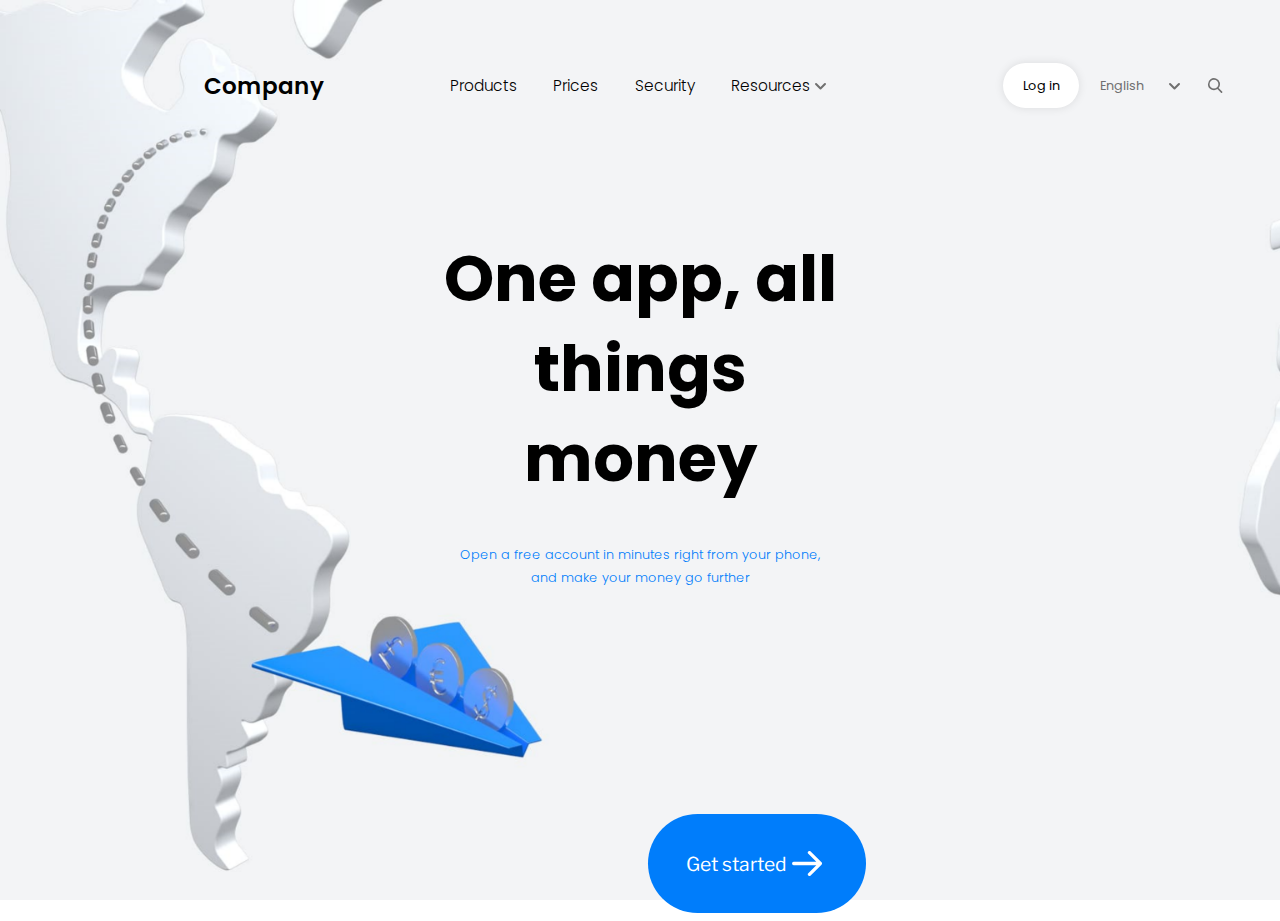
<file: index.html>
<!DOCTYPE html>
<html>
<head>
    <title>Тестовое задание</title>
    <meta charset="UTF-8" />
    <meta name="viewport" content="width=device-width, initial-scale=1.0">
    <link rel="stylesheet" href="css/style.css" />
</head>

<body>
    <div class="menu-wrapper">
        <span class="company-logo">Company</span>
        <nav class="nav-bar">
            <a href="product.html">Products</a>
            <a>Prices</a>
            <a>Security</a>
            <div class="resources-button">
                <span>Resources</span>
                <svg xmlns="http://www.w3.org/2000/svg" width="20" height="20" viewBox="0 0 20 20"><defs><style>.ab{fill:none;}.b{fill:#707070;}</style></defs><rect class="ab" width="20" height="20"/><g transform="translate(5 7)"><path class="b" d="M5.453,5.927A1.023,1.023,0,1,0,4.005,7.374l4.477,4.477a1.023,1.023,0,0,0,1.448,0l4.477-4.477a1.023,1.023,0,1,0-1.448-1.447L9.206,9.68Z" transform="translate(-3.706 -5.627)"/></g></svg>
            </div>
        </nav>
        <div class="nav-buttons">
            <button class="login-button">Log in</button>
            <div class="language-button">
                <span>English</span>
                <svg xmlns="http://www.w3.org/2000/svg" width="20" height="20" viewBox="0 0 20 20">
                    <defs>
                        <style>.ab{fill:none;}.b{fill:#707070;}</style>
                    </defs>
                    <rect class="ab" width="20" height="20"/><g transform="translate(5 7)">
                        <path class="b" d="M5.453,5.927A1.023,1.023,0,1,0,4.005,7.374l4.477,4.477a1.023,1.023,0,0,0,1.448,0l4.477-4.477a1.023,1.023,0,1,0-1.448-1.447L9.206,9.68Z" transform="translate(-3.706 -5.627)"/>
                    </g>
                </svg>
            </div>
            <svg xmlns="http://www.w3.org/2000/svg" width="20" height="20" viewBox="0 0 20 20">
                <defs>
                    <style>.ab{fill:none;}.b{fill:#707070;}</style>
                </defs>
                <g transform="translate(1.844 -0.099)"><rect class="ab" width="20" height="20" transform="translate(-1.844 0.099)"/>
                    <path class="b" d="M3,9.126a6.126,6.126,0,1,1,10.847,3.9l3.575,3.575a.817.817,0,1,1-1.155,1.155l-3.621-3.619A6.126,6.126,0,0,1,3,9.126Zm6.126,4.493A4.493,4.493,0,1,0,4.634,9.126,4.493,4.493,0,0,0,9.126,13.619Z" transform="translate(-1.844 -0.901)"/>
                </g>
            </svg>
        </div>
    </div>
    <div class="title-text">
        One app, all things money
    </div>
    <div class="subtitle-text">
        Open a free account in minutes right from your phone,<br/> and make your money go further
    </div>
    <div class="start-button">
        <div class="start-label">
            Get started 
            <svg xmlns="http://www.w3.org/2000/svg" width="30" height="25" viewBox="0 0 30 25">
                <defs>
                    <style>.a{fill:#FFFFFF;}</style></defs><path class="a" d="M27.31,15.833,19.322,7.845a1.667,1.667,0,1,1,2.357-2.357L32.512,16.322a1.667,1.667,0,0,1,0,2.357L21.678,29.512a1.667,1.667,0,1,1-2.357-2.357l7.989-7.988H4.667a1.667,1.667,0,0,1,0-3.333Z" transform="translate(-3 -5)"/>
            </svg>
        </div>
    </div>
</body>
</file>
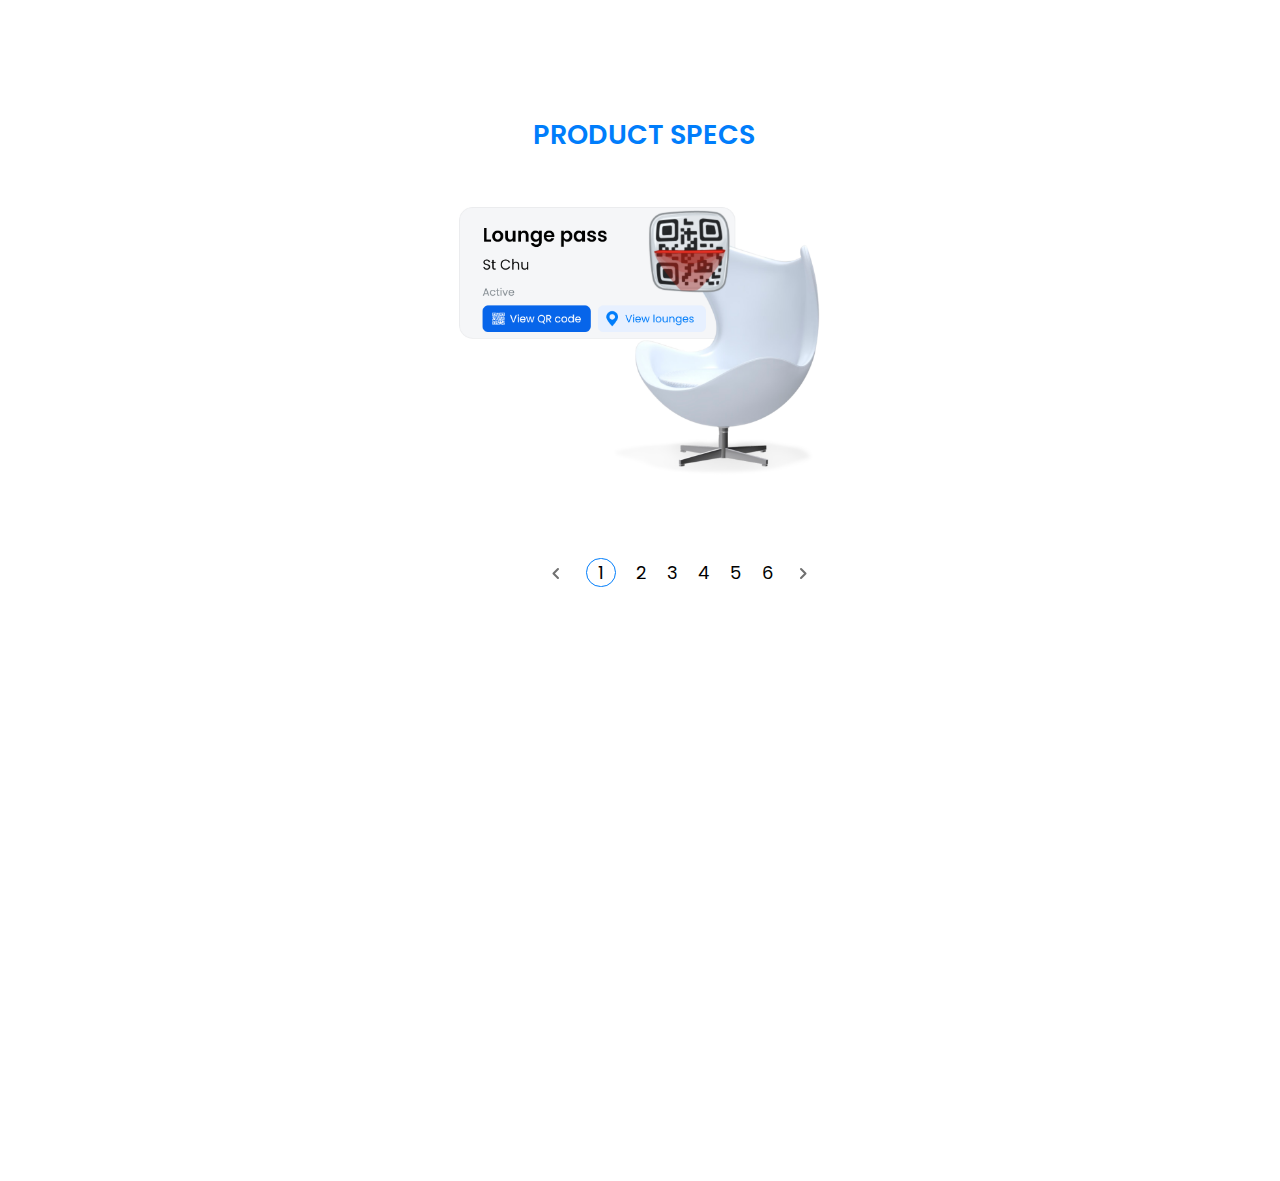
<file: product.html>
<!DOCTYPE html>
<html>
<head>
    <title>Product specs</title>
    <meta charset="UTF-8" />
    <meta name="viewport" content="width=device-width, initial-scale=1.0">
    <link rel="stylesheet" href="css/style_product_specs.css" />
    <script src="js/product_page_action.js"></script>
</head>
<body>
    <div class="product-specs-title">Product specs</div>
    <div id="toLoad"></div>
    <img class="specs-img" src="img/IMG1@2x.png"/>
    <ul class="pagination" id="pagination">
        <svg id="arrow-left" xmlns="http://www.w3.org/2000/svg" width="20" height="20" viewBox="0 0 20 20"><defs><style>.a{fill:none;}.b{fill:#707070;}</style></defs><g transform="translate(24.5 -152.644) rotate(90)"><rect class="a" width="20" height="20" transform="translate(152.644 4.5)"/><g transform="translate(157.644 11.5)"><path class="b" d="M5.453,5.927A1.023,1.023,0,1,0,4.005,7.374l4.477,4.477a1.023,1.023,0,0,0,1.448,0l4.477-4.477a1.023,1.023,0,1,0-1.448-1.447L9.206,9.68Z" transform="translate(-3.706 -5.627)"/></g></g></svg>
        <li class="chosen-spec"> 1</li>
        <li>2</li>
        <li>3</li>
        <li>4</li>
        <li>5</li>
        <li>6</li>
        <svg id="arrow-right" xmlns="http://www.w3.org/2000/svg" width="20" height="20" viewBox="0 0 20 20"><defs><style>.a{fill:none;}.b{fill:#707070;}</style></defs><g transform="translate(20) rotate(90)"><rect class="a" width="20" height="20"/><g transform="translate(5 6.477)"><path class="b" d="M1.747,6.223A1.023,1.023,0,1,1,.3,4.777L4.776.3A1.023,1.023,0,0,1,6.224.3L10.7,4.777A1.023,1.023,0,1,1,9.253,6.223L5.5,2.471Z" transform="translate(0 0)"/></g></g></svg>
    </ul>
    <div class="slider">
        <div class="slider-indicators">
            <li class="current" id="indicator-0"></li>
            <li id="indicator-1"></li>
            <li id="indicator-2"></li>
            <li id="indicator-3"></li>
            <li id="indicator-4"></li>
            <li id="indicator-5"></li>
        </div>
        <div class="to-right" id="arrow-right-slider">
            <svg xmlns="http://www.w3.org/2000/svg" width="30" height="25" viewBox="0 0 30 25"><defs><style>.c{fill:#5072f0;}</style></defs><path class="c" d="M27.31,15.833,19.322,7.845a1.667,1.667,0,1,1,2.357-2.357L32.512,16.322a1.667,1.667,0,0,1,0,2.357L21.678,29.512a1.667,1.667,0,1,1-2.357-2.357l7.989-7.988H4.667a1.667,1.667,0,0,1,0-3.333Z" transform="translate(-3 -5)"/></svg>
        </div>
    </div>
</body>
</file>
<file: css/style.css>
@import url('https://fonts.googleapis.com/css2?family=Libre+Franklin&family=Poppins:wght@300;400;600;700&display=swap');

body {
    background: transparent url("../img/main-page-background.png") no-repeat;
    background-size: cover;
    background-attachment: fixed;
}


.menu-wrapper {
    margin-top: 7vh;
    display: grid;
    justify-items: center;
    grid-template-columns: 1fr 2fr 1fr;
    align-items: center;
    font-size: 35px;
}

.company-logo {
    justify-self: end;
    font-family: "Poppins", sans-serif;
    font-size: 1.8vw;
    font-weight: 600;
}

.nav-bar {
    display: flex;
    justify-content: space-around;
    justify-self: center;
    align-items: center;
    width: 32.5vw;

    font-family:"Poppins", sans-serif;
    font-size: 1.2vw;
    font-weight: 300;
}

.nav-bar a {
    color: #000000;
    text-decoration: none;
}

.nav-bar a:hover{
    color: #5271F3;
    cursor: pointer;
}

.resources-button {
    display: flex;
    align-items: center;
    align-self: rigth;
}

.resources-button:hover {
    color: #5271F3;
    cursor: pointer;
}

.login-button {
    width: 6vw;
    height: 5vh;

    background: #FFFFFF 0% 0%;
    border: 0px;
    box-shadow: 0px 0px 10px #0000001A;
    border-radius: 28px;
    opacity: 1;


    font-family:"Poppins", sans-serif;
    font-size: 1vw;
    font-weight: 400;
}

.language-button {
    color: #707070;
    width: 10vw;
    display: flex;
    align-items: center;
    justify-content: space-evenly;
}

.nav-buttons {
    display: flex;
    align-items: center;
    justify-content: space-between;
    width: 70%;

    font-family:"Poppins", sans-serif;
    font-size: 1vw;
    font-weight: 400;
}

.title-text {
    margin-top: 14vh;
    margin-left:auto;
    margin-right: auto;
    width: 35.625vw;

    font-family: "Poppins", sans-serif;
    font-weight: 700;
    font-size: 5vw;
    line-height: 10vh;
    text-align: center;
}

.subtitle-text {
    margin-top: 40px;
    margin-left: auto;
    margin-right: auto;
    width: 32vw;
    color: #007DFB;

    font-family: "Poppins", sans-serif;
    font-weight: 300;
    font-size: 1vw;
    line-height: 2.5vh;
    text-align: center;
}

.start-button {
    display: flex;
    align-items: center;
    margin-top: 25vh;
    margin-left: 50vw;
    width: 17vw;
    height: 11vh;
    background: #007DFB;
    border-radius: 62px;

    color: #FFFFFF;
    font-family: "Libre Franklin", sans-serif;
    font-size: 1.5vw;
    font-weight: 400;

}

.start-label {
    margin-left: 3vw;
    display: flex;
    align-items: center;
    justify-content: space-between;
    width: 10.625vw;
}

@media screen and (max-width: 1023px) {
    .company-logo{
        font-size: 20px;
    }
    .nav-bar{
        font-size: 13px;
    }

    .login-button{
        height: 3.5vh;
    }
    
    .title-text{
        width: 50vw;
        font-size: 6vw;
        line-height: 10vh;
    }

    .subtitle-text {
        width: auto;
        font-size: 2vh;
        line-height: 3vh;
    }

    .start-button {
        margin-top: 10vh;
        width: 20vw;
        height: 12vh;

    }

    .start-label{
        width: 13vw;
        font-size: 1.8vw;

    }
}
</file>
<file: css/style_product_specs.css>
@import url('https://fonts.googleapis.com/css2?family=Libre+Franklin&family=Poppins:wght@300;400;600;700&display=swap');

.product-specs-title{
    font-family: "Poppins", sans-serif;
    font-weight: 600;
    font-size: 3vh;
    line-height: 4vh;
    text-transform: uppercase;
    color: #007DFB;
    margin-top: 13vh;
    margin-left: 41vw;
}

.specs-img{
    margin-left: 31vw;
    max-width: 38vw;
}

.pagination {
    margin-left: 42vw;
    display: flex;
    width:267px;
    list-style-type: none;
    align-items: center;
    justify-content: space-between;
    padding: 0px;

    font-family: "Poppins", sans-serif;
    font-weight: 400;
    font-size: 18px;

}

.pagination :hover{
    cursor: pointer;
}

.chosen-spec {
    text-align: center;
    border: 1px solid #007DFB;
    border-radius: 28px;
    width: 28px
}

.slider-indicators{
    position: absolute;
    visibility: hidden;
}

.to-right{
    position: absolute;
    visibility: hidden;
    right: 4vw;
    top: 90vw;
    width: 40px;
}

@media screen and (max-width:1023px){
    .product-specs-title{
        font-family: "Poppins", sans-serif;
        font-weight: 600;
        font-size: 3vh;
        line-height: 4vh;
        text-transform: uppercase;
        color: #007DFB;
        margin-top: 15vh;
        text-align: center;
        margin-left: 0px;
    }

    .specs-img{
        display: block;
        margin-left: auto;
        margin-right: auto;
        max-width: 80%;
    }

    .pagination {
        margin-left: 0px;
        margin-left: auto;
        margin-right: auto;
    }
}

@media screen and (max-width: 767px) {
    .product-specs-title{
        margin-top: 25vh;
    }

    .specs-img{
        display: block;
        max-width: 100%;
    }

    .pagination{
        position: absolute;
        visibility: hidden;
    }

    .slider-indicators {
        visibility: visible;
        position: relative;
        display: flex;
        justify-content: space-around;
        justify-self: center;
        color: #98adfc;
        font-size: 5vw;
        width: 30vw;
        margin-right: auto;
        margin-left: auto;
    }
    
    .current {
        color:#5072f0;
    }
    
    .to-right{
        visibility: visible;
        position: absolute;
        right: 3vw;
        top: 86vw;
        width: 40px;
    }
    
}
</file>
